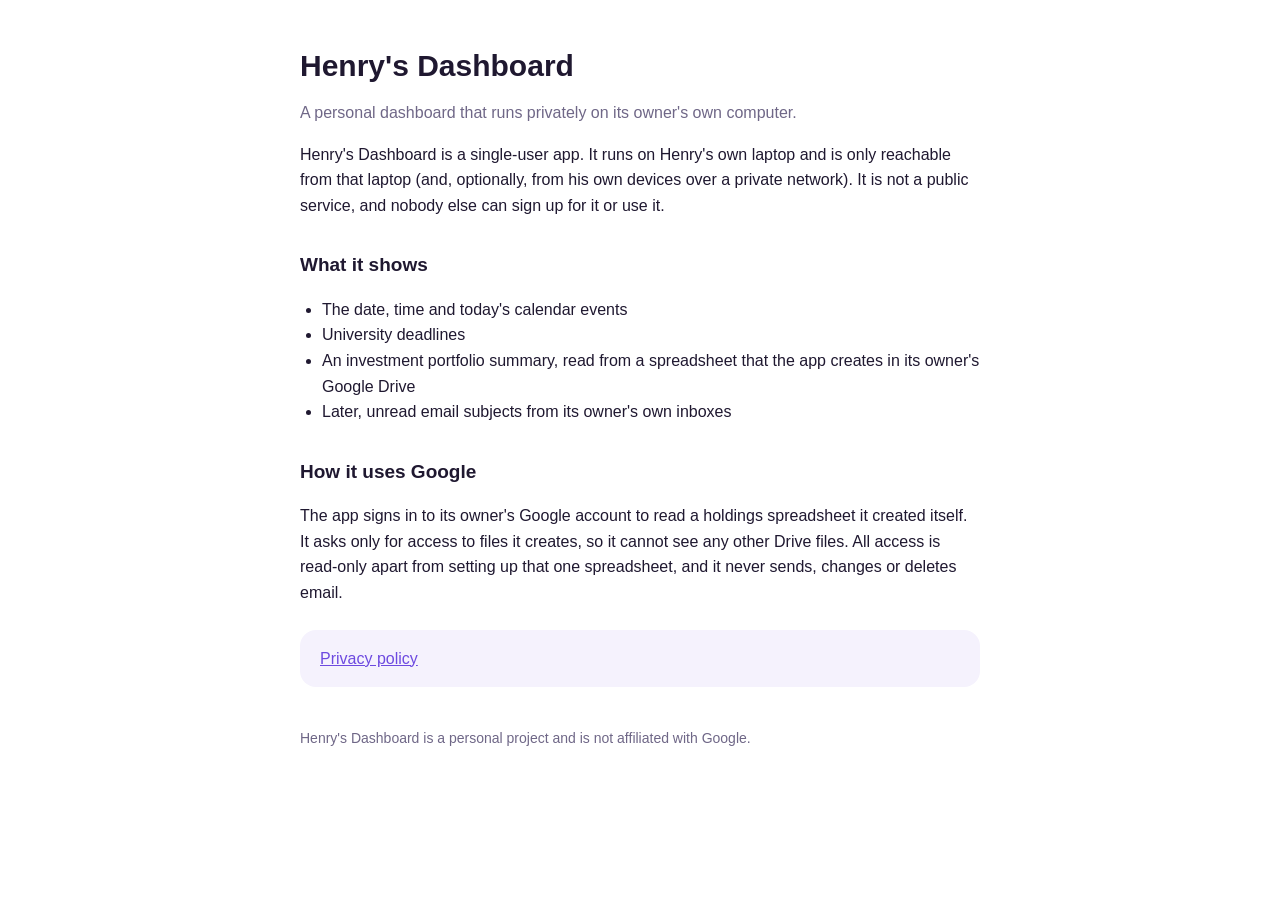
<file: dashboard/index.html>
<!doctype html>
<html lang="en-GB">
  <head>
    <meta charset="utf-8" />
    <meta name="viewport" content="width=device-width, initial-scale=1" />
    <title>Henry's Dashboard</title>
    <meta name="description" content="A personal dashboard that runs privately on its owner's own computer." />
    <link rel="stylesheet" href="style.css" />
  </head>
  <body>
    <main>
      <h1>Henry's Dashboard</h1>
      <p class="lead">A personal dashboard that runs privately on its owner's own computer.</p>

      <p>
        Henry's Dashboard is a single-user app. It runs on Henry's own laptop and is only reachable from that laptop (and,
        optionally, from his own devices over a private network). It is not a public service, and nobody else can sign up
        for it or use it.
      </p>

      <h2>What it shows</h2>
      <ul>
        <li>The date, time and today's calendar events</li>
        <li>University deadlines</li>
        <li>An investment portfolio summary, read from a spreadsheet that the app creates in its owner's Google Drive</li>
        <li>Later, unread email subjects from its owner's own inboxes</li>
      </ul>

      <h2>How it uses Google</h2>
      <p>
        The app signs in to its owner's Google account to read a holdings spreadsheet it created itself. It asks only for
        access to files it creates, so it cannot see any other Drive files. All access is read-only apart from setting up
        that one spreadsheet, and it never sends, changes or deletes email.
      </p>

      <div class="panel">
        <a href="privacy.html">Privacy policy</a>
      </div>

      <footer>Henry's Dashboard is a personal project and is not affiliated with Google.</footer>
    </main>
  </body>
</html>
</file>
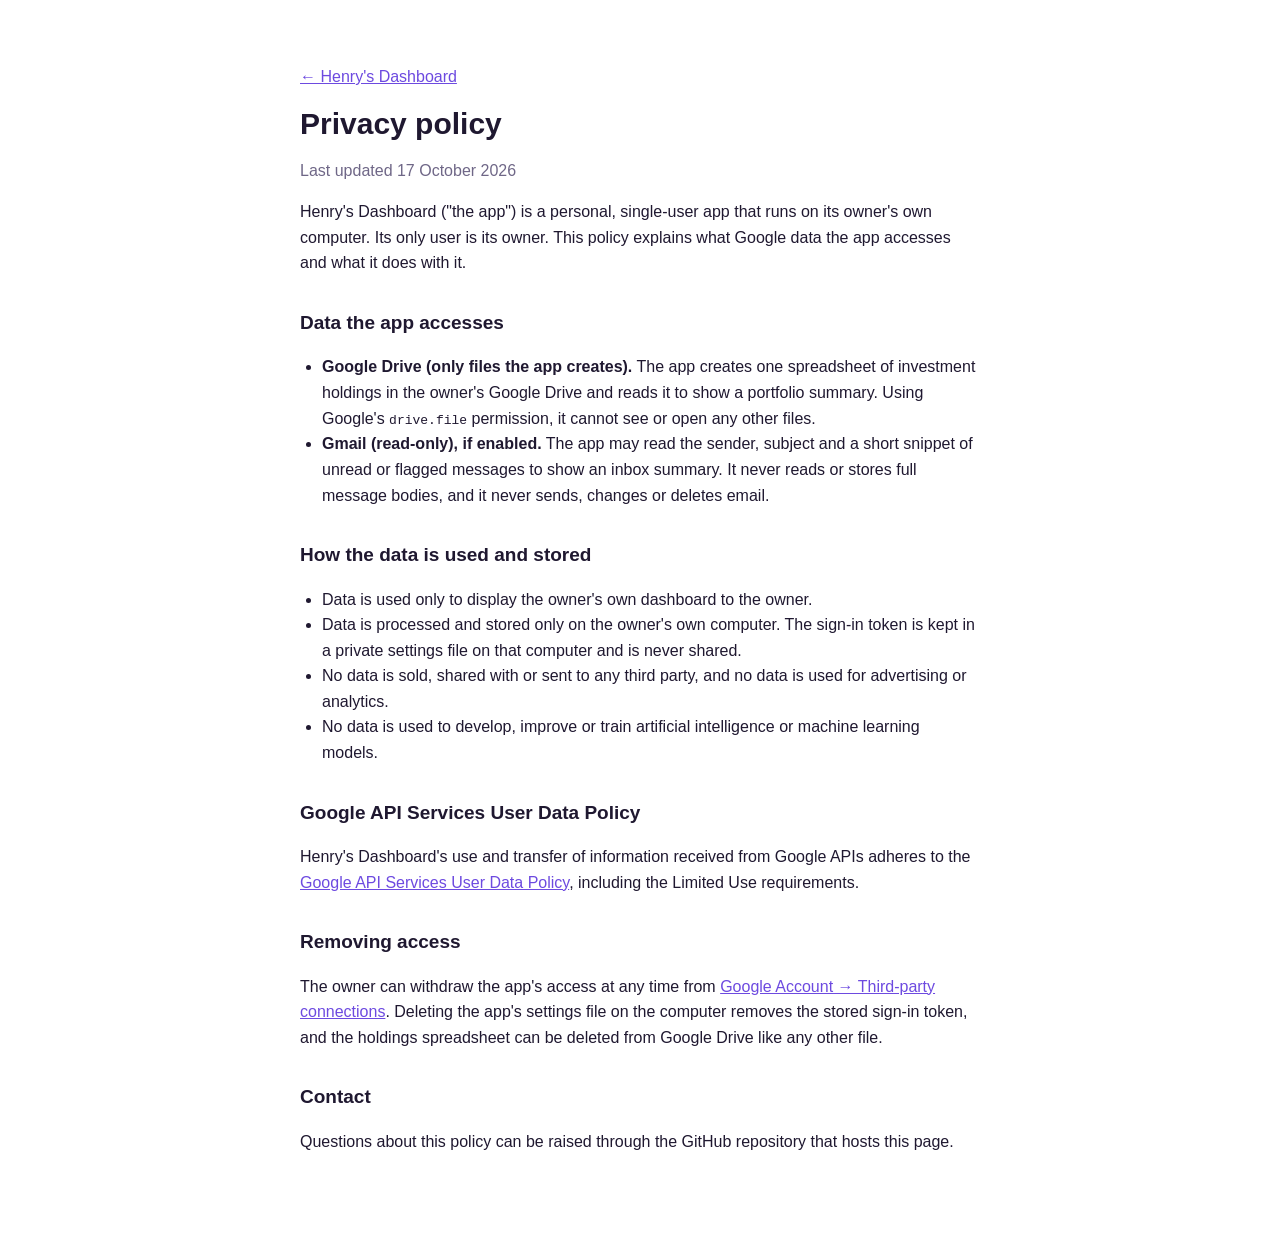
<file: dashboard/privacy.html>
<!doctype html>
<html lang="en-GB">
  <head>
    <meta charset="utf-8" />
    <meta name="viewport" content="width=device-width, initial-scale=1" />
    <title>Privacy policy – Henry's Dashboard</title>
    <link rel="stylesheet" href="style.css" />
  </head>
  <body>
    <main>
      <p><a href="./">← Henry's Dashboard</a></p>
      <h1>Privacy policy</h1>
      <p class="updated">Last updated 17 October 2026</p>

      <p>
        Henry's Dashboard ("the app") is a personal, single-user app that runs on its owner's own computer. Its only user
        is its owner. This policy explains what Google data the app accesses and what it does with it.
      </p>

      <h2>Data the app accesses</h2>
      <ul>
        <li>
          <strong>Google Drive (only files the app creates).</strong> The app creates one spreadsheet of investment
          holdings in the owner's Google Drive and reads it to show a portfolio summary. Using Google's
          <code>drive.file</code> permission, it cannot see or open any other files.
        </li>
        <li>
          <strong>Gmail (read-only), if enabled.</strong> The app may read the sender, subject and a short snippet of
          unread or flagged messages to show an inbox summary. It never reads or stores full message bodies, and it never
          sends, changes or deletes email.
        </li>
      </ul>

      <h2>How the data is used and stored</h2>
      <ul>
        <li>Data is used only to display the owner's own dashboard to the owner.</li>
        <li>
          Data is processed and stored only on the owner's own computer. The sign-in token is kept in a private settings
          file on that computer and is never shared.
        </li>
        <li>No data is sold, shared with or sent to any third party, and no data is used for advertising or analytics.</li>
        <li>No data is used to develop, improve or train artificial intelligence or machine learning models.</li>
      </ul>

      <h2>Google API Services User Data Policy</h2>
      <p>
        Henry's Dashboard's use and transfer of information received from Google APIs adheres to the
        <a href="https://developers.google.com/terms/api-services-user-data-policy">Google API Services User Data Policy</a>,
        including the Limited Use requirements.
      </p>

      <h2>Removing access</h2>
      <p>
        The owner can withdraw the app's access at any time from
        <a href="https://myaccount.google.com/permissions">Google Account → Third-party connections</a>. Deleting the
        app's settings file on the computer removes the stored sign-in token, and the holdings spreadsheet can be deleted
        from Google Drive like any other file.
      </p>

      <h2>Contact</h2>
      <p>Questions about this policy can be raised through the GitHub repository that hosts this page.</p>
    </main>
  </body>
</html>
</file>
<file: dashboard/style.css>
:root {
  color-scheme: light dark;
  --bg: #ffffff;
  --text: #1f1830;
  --muted: #6f6787;
  --accent: #6d4ae0;
  --panel: #f5f2fd;
}

@media (prefers-color-scheme: dark) {
  :root {
    --bg: #170f24;
    --text: #f1ecfa;
    --muted: #ab9fc4;
    --accent: #a98bff;
    --panel: #221735;
  }
}

body {
  margin: 0;
  background: var(--bg);
  color: var(--text);
  font-family: -apple-system, BlinkMacSystemFont, 'Segoe UI', Roboto, 'Helvetica Neue', Arial, sans-serif;
  line-height: 1.6;
}

main {
  max-width: 680px;
  margin: 0 auto;
  padding: 48px 16px 64px;
}

h1 {
  font-size: 30px;
  line-height: 1.2;
  margin: 0 0 8px;
}

h2 {
  font-size: 19px;
  margin: 32px 0 8px;
}

.lead,
.updated {
  color: var(--muted);
}

a {
  color: var(--accent);
}

.panel {
  margin-top: 24px;
  padding: 16px 20px;
  border-radius: 16px;
  background: var(--panel);
}

ul {
  padding-left: 22px;
}

footer {
  margin-top: 40px;
  color: var(--muted);
  font-size: 14px;
}
</file>
